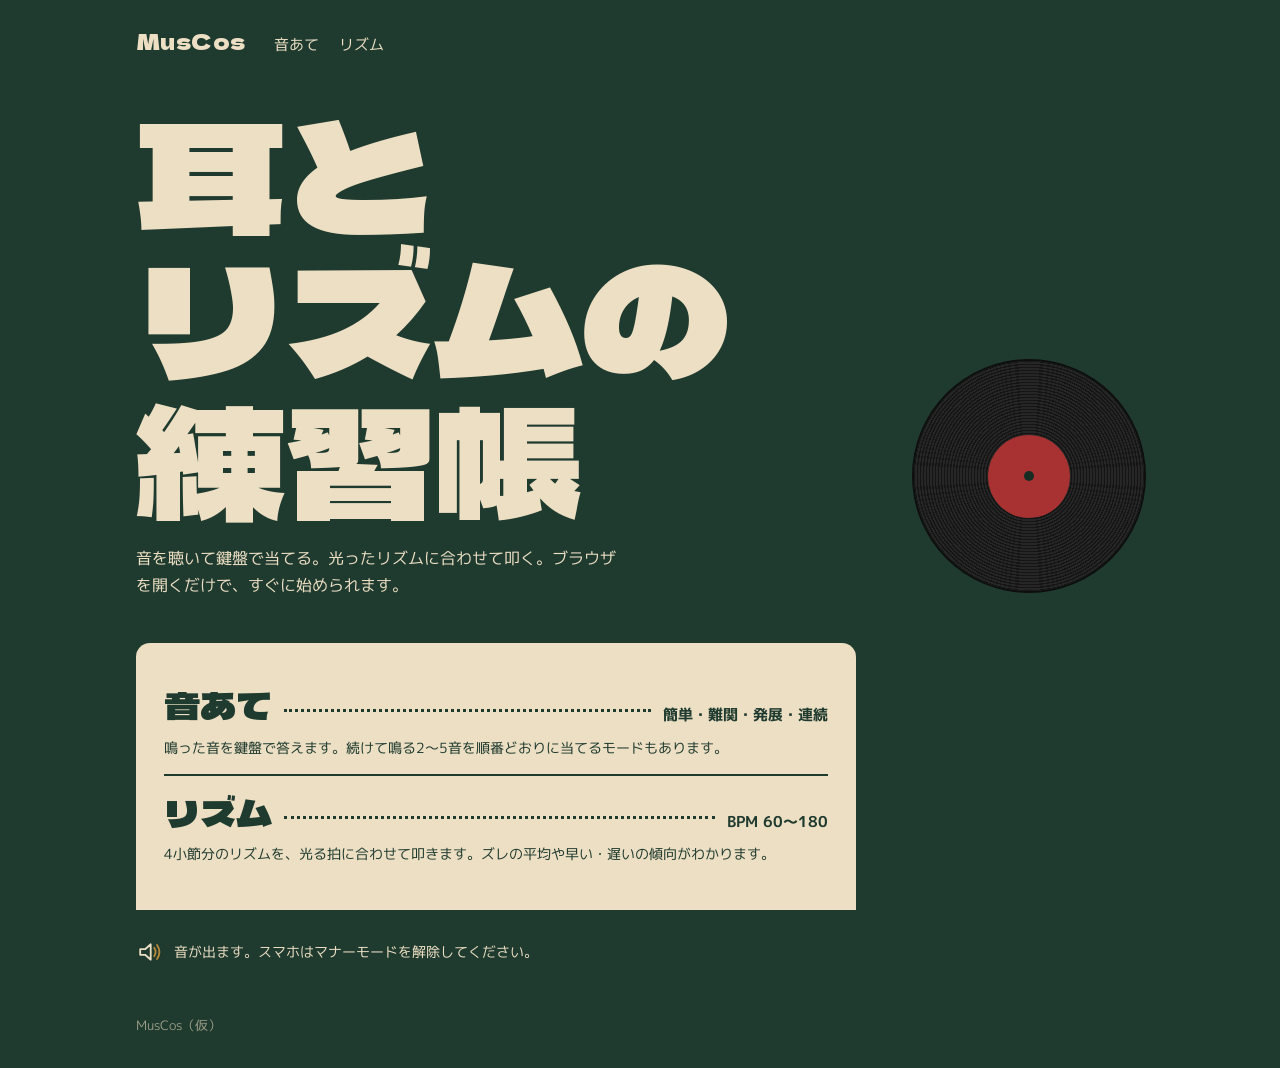
<file: index.html>
<!doctype html>
<html lang="ja">
<head>
<meta charset="utf-8">
<meta name="viewport" content="width=device-width, initial-scale=1">
<title>MusCos — 耳とリズムの練習</title>
<link rel="preconnect" href="https://fonts.googleapis.com">
<link rel="preconnect" href="https://fonts.gstatic.com" crossorigin>
<link href="https://fonts.googleapis.com/css2?family=Dela+Gothic+One&family=M+PLUS+1p:wght@400;700&display=swap" rel="stylesheet">
<link rel="stylesheet" href="css/style.css">
</head>
<body>
<div class="wrap" style="position:relative">
  <header class="site-head">
    <a class="brand" href="index.html">MusCos</a>
    <nav>
      <a href="quiz.html">音あて</a>
      <a href="rhythm.html">リズム</a>
    </nav>
  </header>

  <section class="hero">
    <div>
      <h1>耳と<br>リズムの<br>練習帳</h1>
      <p>音を聴いて鍵盤で当てる。光ったリズムに合わせて叩く。ブラウザを開くだけで、すぐに始められます。</p>
    </div>
    <div class="disc" aria-hidden="true"><i></i></div>
  </section>

  <section class="menu-board" aria-label="遊びを選ぶ">
    <div class="panel">
      <a class="menu-item" href="quiz.html">
        <span class="name">音あて</span>
        <span class="dots"></span>
        <span class="meta">簡単・難関・発展・連続</span>
        <span class="desc">鳴った音を鍵盤で答えます。続けて鳴る2〜5音を順番どおりに当てるモードもあります。</span>
      </a>
      <a class="menu-item" href="rhythm.html">
        <span class="name">リズム</span>
        <span class="dots"></span>
        <span class="meta">BPM 60〜180</span>
        <span class="desc">4小節分のリズムを、光る拍に合わせて叩きます。ズレの平均や早い・遅いの傾向がわかります。</span>
      </a>
    </div>
  </section>

  <p class="notice">
    <svg width="28" height="28" viewBox="0 0 40 40" aria-hidden="true"><path d="M6 16 H13 L21 9 V31 L13 24 H6 Z" fill="none" stroke="currentColor" stroke-width="2.6" stroke-linejoin="round"/><path d="M26 14 Q30 20 26 26 M30 10 Q37 20 30 30" fill="none" stroke="#b8893a" stroke-width="2.6" stroke-linecap="round"/></svg>
    音が出ます。スマホはマナーモードを解除してください。
  </p>

  <footer class="site-foot">MusCos（仮）</footer>
</div>
</body>
</html>
</file>
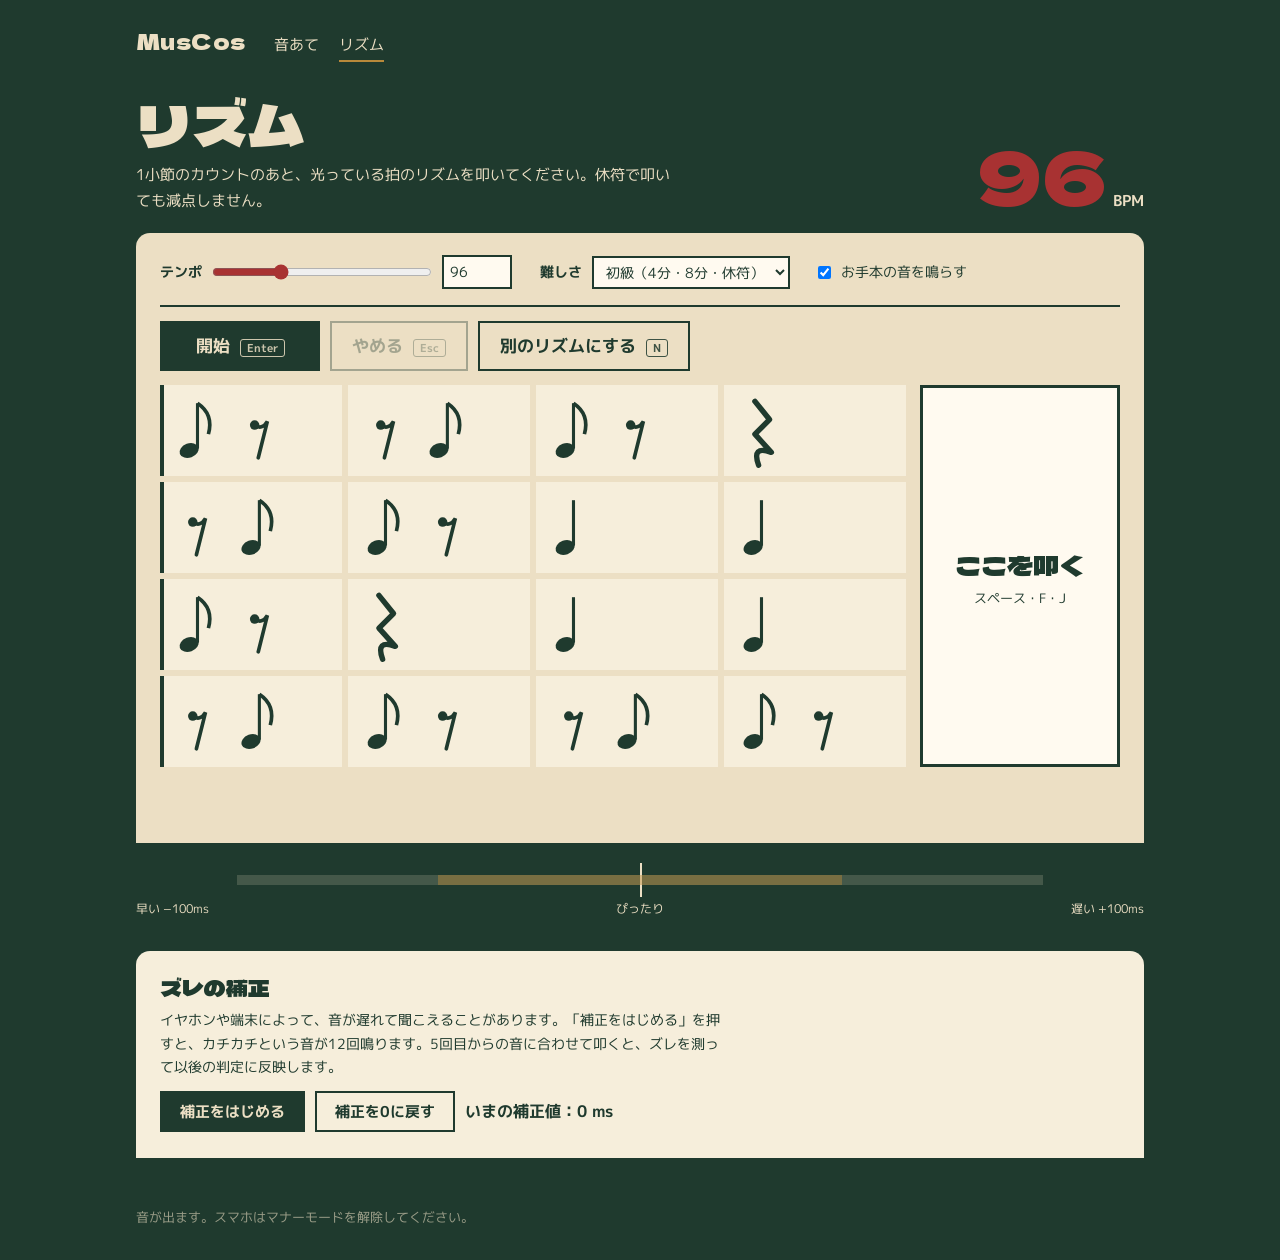
<file: rhythm.html>
<!doctype html>
<html lang="ja">
<head>
<meta charset="utf-8">
<meta name="viewport" content="width=device-width, initial-scale=1">
<title>リズム — MusCos</title>
<link rel="preconnect" href="https://fonts.googleapis.com">
<link rel="preconnect" href="https://fonts.gstatic.com" crossorigin>
<link href="https://fonts.googleapis.com/css2?family=Dela+Gothic+One&family=M+PLUS+1p:wght@400;700&display=swap" rel="stylesheet">
<link rel="stylesheet" href="css/style.css">
<script type="module" src="js/rhythm.js"></script>
</head>
<body>
<div class="wrap">
  <header class="site-head">
    <a class="brand" href="index.html">MusCos</a>
    <nav>
      <a href="quiz.html">音あて</a>
      <a href="rhythm.html" aria-current="page">リズム</a>
    </nav>
  </header>

  <div class="rhythm-top">
    <div>
      <h1 class="page-title">リズム</h1>
      <p class="page-lead">1小節のカウントのあと、光っている拍のリズムを叩いてください。休符で叩いても減点しません。</p>
    </div>
    <div class="bpm-box"><output id="bpmOut">96</output><span>BPM</span></div>
  </div>

  <section class="panel rhythm-panel">
    <details class="fold" id="settingsFold" open>
      <summary><span id="foldSummary"></span><span class="fold-open">設定を変える</span></summary>
      <div class="rhythm-controls">
        <div class="field">
          <label for="bpm">テンポ</label>
          <input type="range" id="bpm" min="60" max="180" step="1" value="96">
          <input type="number" id="bpmNum" min="60" max="180" value="96" aria-label="BPMを数字で入力">
        </div>
        <div class="field">
          <label for="level">難しさ</label>
          <select id="level"></select>
        </div>
        <label class="field"><input type="checkbox" id="model"> お手本の音を鳴らす</label>
      </div>
    </details>

    <div class="play">
      <div class="grid-wrap">
        <div class="rgrid" id="grid"></div>
        <div class="cursor" id="cursor"></div>
        <div class="countin" id="countin" aria-live="assertive"></div>
      </div>
      <div class="judge" id="judge" aria-live="polite"></div>
      <div class="dock" id="dock">
        <div class="band">
          <button type="button" class="btn primary" id="startBtn">開始<kbd>Enter</kbd></button>
          <button type="button" class="btn" id="stopBtn" disabled>やめる<kbd>Esc</kbd></button>
          <button type="button" class="btn" id="newBtn">別のリズムにする<kbd>N</kbd></button>
        </div>
        <button type="button" class="tap-pad" id="pad">ここを叩く<small>スペース・F・J</small></button>
      </div>
    </div>
  </section>

  <section class="results" id="results" hidden>
    <div class="panel">
      <h2>結果</h2>
      <p class="big" id="accuracy"></p>
      <table>
        <tr><th>ぴったり（Perfect）</th><td id="rPerfect"></td></tr>
        <tr><th>おしい（Good）</th><td id="rGood"></td></tr>
        <tr><th>ミス</th><td id="rMiss"></td></tr>
        <tr><th>ズレの平均</th><td id="rMean"></td></tr>
      </table>
      <p id="tendency" style="margin-top:8px"></p>
      <p class="sub" id="best"></p>
    </div>
  </section>

  <div style="margin-top:20px">
    <div class="meter" id="meter" aria-hidden="true"></div>
    <div class="meter-scale"><span>早い −100ms</span><span>ぴったり</span><span>遅い +100ms</span></div>
  </div>

  <section class="calib">
    <div class="panel">
      <h2>ズレの補正</h2>
      <p>イヤホンや端末によって、音が遅れて聞こえることがあります。「補正をはじめる」を押すと、カチカチという音が12回鳴ります。5回目からの音に合わせて叩くと、ズレを測って以後の判定に反映します。</p>
      <div class="btn-row" style="margin-top:12px">
        <button type="button" class="btn primary" id="calibBtn">補正をはじめる</button>
        <button type="button" class="btn" id="calibReset">補正を0に戻す</button>
        <span id="calibValue" style="font-weight:700"></span>
      </div>
    </div>
  </section>

  <footer class="site-foot">音が出ます。スマホはマナーモードを解除してください。</footer>
</div>
</body>
</html>
</file>
<file: css/style.css>
/* MusCos — デザイン案B「レコード喫茶」 */
:root {
  --green: #1f3a2e;
  --green-deep: #172d23;
  --cream: #ecdfc4;
  --cream-light: #f6eedb;
  --paper: #fffaf0;
  --brass: #b8893a;
  --red: #a83232;
  --ink: #1f3a2e;
  --font-head: "Dela Gothic One", "M PLUS 1p", sans-serif;
  --font-body: "M PLUS 1p", sans-serif;
}

* { box-sizing: border-box; margin: 0; padding: 0; }
html { -webkit-text-size-adjust: 100%; }
body {
  background: var(--green);
  color: var(--cream);
  font-family: var(--font-body);
  font-size: 16px;
  line-height: 1.7;
  min-height: 100vh;
}
a { color: inherit; }
button, select, input { font: inherit; color: inherit; }
button { cursor: pointer; }
:focus-visible { outline: 3px solid var(--brass); outline-offset: 2px; }

.wrap { max-width: 1040px; margin: 0 auto; padding: 0 16px; }

/* ---------- ヘッダー ---------- */
.site-head { display: flex; align-items: baseline; gap: 28px; padding: 22px 0 10px; flex-wrap: wrap; }
.site-head .brand { font-family: var(--font-head); font-size: 22px; text-decoration: none; letter-spacing: .02em; }
.site-head nav { display: flex; gap: 20px; font-size: 15px; }
.site-head nav a { text-decoration: none; padding-bottom: 2px; border-bottom: 2px solid transparent; }
.site-head nav a[aria-current="page"] { border-color: var(--brass); }
.site-foot { padding: 48px 0 32px; font-size: 13px; opacity: .6; }

/* ---------- 見出し ---------- */
.page-title { font-family: var(--font-head); font-weight: 400; font-size: clamp(36px, 6vw, 56px); line-height: 1.05; margin-top: 14px; }
.page-lead { max-width: 36em; margin-top: 10px; font-size: 15px; }

/* ---------- パネル（クリーム色のメニュー板） ---------- */
.panel {
  background: var(--cream);
  color: var(--ink);
  border-radius: 14px 14px 0 0;
  padding: 22px 24px 26px;
  position: relative;
}
.panel h2 { font-family: var(--font-head); font-weight: 400; font-size: 22px; line-height: 1.3; }
.panel .sub { font-size: 14px; margin-top: 2px; }

/* ---------- ボタン ---------- */
.btn {
  border: 2px solid var(--ink);
  background: transparent;
  padding: 8px 18px;
  font-weight: 700;
  font-size: 15px;
  line-height: 1.4;
}
.btn:disabled { opacity: .35; cursor: default; }
.btn.primary { background: var(--ink); color: var(--cream); }
.btn.primary:not(:disabled):hover { background: var(--green-deep); }
.btn.accent { background: var(--brass); border-color: var(--brass); color: var(--green-deep); }
.btn-row { display: flex; gap: 10px; flex-wrap: wrap; align-items: center; }

/* 選択式のボタン列（モード・難易度） */
.choice { display: flex; flex-wrap: wrap; gap: 0; border: 2px solid var(--ink); width: fit-content; }
.choice button { border: 0; background: transparent; padding: 7px 16px; font-weight: 700; font-size: 15px; }
.choice button + button { border-left: 2px solid var(--ink); }
.choice button[aria-pressed="true"] { background: var(--ink); color: var(--cream); }

.field { display: flex; align-items: center; gap: 10px; flex-wrap: wrap; font-size: 14px; }
.field label { font-weight: 700; }
.field select { border: 2px solid var(--ink); background: var(--paper); padding: 4px 8px; }

/* ---------- レコード盤 ---------- */
.disc {
  border-radius: 50%;
  background: repeating-radial-gradient(circle, #151515 0 1.4px, #262626 1.4px 3px);
  display: grid; place-items: center;
  box-shadow: 0 0 0 2px #0e0e0e;
}
.disc i { display: block; width: 36%; height: 36%; border-radius: 50%; background: var(--red); position: relative; }
.disc i::after { content: ""; position: absolute; inset: 44%; border-radius: 50%; background: var(--green-deep); }
.disc.spin { animation: spin 1.6s linear infinite; }
@keyframes spin { to { transform: rotate(360deg); } }

/* ---------- トップ ---------- */
.hero { display: grid; grid-template-columns: 1fr auto; gap: 24px; align-items: end; margin-top: 28px; }
.hero h1 { font-family: var(--font-head); font-weight: 400; font-size: clamp(64px, 15vw, 150px); line-height: .95; letter-spacing: -.01em; }
.hero p { margin-top: 18px; max-width: 30em; }
.hero .disc { width: clamp(120px, 24vw, 230px); aspect-ratio: 1; margin-bottom: 8px; }
.menu-board { margin-top: 44px; max-width: 720px; }
.menu-board .panel { padding: 26px 28px 30px; }
.menu-item { display: grid; grid-template-columns: auto 1fr auto; gap: 12px; align-items: baseline; text-decoration: none; padding: 14px 0; }
.menu-item + .menu-item { border-top: 2px solid var(--ink); }
.menu-item .name { font-family: var(--font-head); font-size: clamp(26px, 5vw, 36px); line-height: 1.2; }
.menu-item .dots { border-bottom: 3px dotted var(--ink); transform: translateY(-8px); }
.menu-item .meta { font-weight: 700; font-size: 15px; }
.menu-item .desc { grid-column: 1 / -1; font-size: 14px; margin-top: -4px; }
.menu-item:hover .name { color: var(--red); }
.notice { margin-top: 28px; font-size: 14px; display: flex; gap: 10px; align-items: center; }
.notice svg { flex: none; }

/* キー操作の表示（スマホでは出さない） */
kbd { font-family: var(--font-body); font-size: 11px; font-weight: 700; border: 1.5px solid currentColor; border-radius: 3px; padding: 0 6px; margin-left: 10px; opacity: .85; line-height: 1.6; }

/* 設定のたたみ（スマホだけ。PC では見出しを隠して常に開く） */
.fold > summary { display: flex; justify-content: space-between; align-items: center; gap: 8px; padding: 9px 12px; border: 2px solid currentColor; font-size: 14px; font-weight: 700; cursor: pointer; list-style: none; }
.fold > summary::-webkit-details-marker { display: none; }
.fold > summary .fold-open { color: var(--brass); }
.fold[open] > summary { margin-bottom: 14px; }

/* ---------- クイズ ---------- */
.quiz-layout { display: grid; grid-template-columns: 300px 1fr; gap: 28px; margin-top: 22px; align-items: start; }
.settings { display: grid; gap: 16px; font-size: 14px; }
.set-inline { display: flex; gap: 14px; align-items: center; flex-wrap: wrap; }
.set-notes { gap: 2px; margin-top: 12px; }
.settings h3 { font-size: 13px; font-weight: 700; color: var(--brass); margin-bottom: 6px; }
.settings .choice { border-color: var(--cream); }
.settings .choice button { color: var(--cream); }
.settings .choice button + button { border-color: var(--cream); }
.settings .choice button[aria-pressed="true"] { background: var(--cream); color: var(--ink); }
.settings select { border: 2px solid var(--cream); background: var(--green); color: var(--cream); padding: 4px 8px; }
.settings .check { display: flex; gap: 8px; align-items: center; }
.settings .check input { accent-color: var(--brass); width: 18px; height: 18px; }
.mode-note { font-size: 13px; opacity: .85; }

.quiz-panel { margin-top: 12px; }
.quiz-panel .disc { position: absolute; right: 22px; top: -26px; width: 84px; aspect-ratio: 1; }
.quiz-panel .status { min-height: 1.7em; font-size: 14px; margin: 4px 0 16px; }

/* 開始ボタン：影の付いた「押せる板」 */
.big-start {
  display: flex; align-items: center; gap: 14px; width: 100%; height: 72px; padding: 0 22px;
  background: var(--brass); border: 3px solid var(--ink); color: var(--green-deep);
  font-family: var(--font-head); font-size: 28px; line-height: 1; white-space: nowrap;
  box-shadow: 0 5px 0 var(--ink); transition: transform .08s, box-shadow .08s;
}
.big-start:not(:disabled):active { transform: translateY(4px); box-shadow: 0 1px 0 var(--ink); }
.big-start:disabled { opacity: .45; cursor: default; }
.big-start[hidden] { display: none; }
.big-start svg { width: 26px; height: 26px; flex: none; }
.big-start kbd { margin-left: auto; font-size: 12px; }
.big-start.ghost { background: var(--paper); font-size: 22px; }
.big-pair { display: grid; grid-template-columns: 1fr 1.3fr; gap: 12px; }
.big-pair[hidden] { display: none; }

/* 鍵盤：画面の下に固定 */
.tray { position: fixed; left: 0; right: 0; bottom: 0; z-index: 10; background: var(--green-deep); border-top: 4px solid var(--brass); padding: 14px 16px 16px; }
.tray-inner { max-width: 1008px; margin: 0 auto; }
.tray .piano, .tray .piano.wide { margin-top: 0; height: 210px; }
.tray .octaves { margin: 0 0 10px; color: var(--cream); }
.tray .octaves button { color: var(--ink); }
.result-line { display: flex; align-items: center; gap: 16px; min-height: 48px; margin-top: 10px; flex-wrap: wrap; }
.verdict { font-family: var(--font-head); font-size: 34px; line-height: 1; }
.verdict.ok { color: var(--ink); }
.verdict.ng { color: var(--red); }
.slots { display: flex; gap: 6px; flex-wrap: wrap; }
.slot { min-width: 54px; padding: 4px 8px; border: 2px dashed var(--ink); text-align: center; font-weight: 700; font-size: 14px; background: var(--paper); }
.slot.ok { border-style: solid; background: var(--brass); }
.slot.ng { border-style: solid; border-color: var(--red); color: var(--red); }
.slot small { display: block; font-weight: 400; font-size: 11px; }

.stats { display: flex; gap: 24px; margin-top: 18px; font-size: 13px; flex-wrap: wrap; }
.stats b { font-family: var(--font-head); font-weight: 400; font-size: 26px; color: var(--red); margin-right: 4px; }

/* ---------- 鍵盤 ---------- */
.piano { position: relative; height: 180px; margin-top: 18px; user-select: none; -webkit-user-select: none; touch-action: manipulation; }
.piano.wide { height: 150px; }
.key { position: absolute; top: 0; border: 0; padding: 0; display: flex; align-items: flex-end; justify-content: center; font-size: 12px; font-weight: 700; }
.key.white { height: 100%; background: var(--paper); border: 1.5px solid var(--ink); border-radius: 0 0 6px 6px; padding-bottom: 8px; color: var(--ink); }
.key.black { height: 60%; background: var(--ink); color: var(--cream); border-radius: 0 0 4px 4px; z-index: 2; padding-bottom: 6px; font-size: 10px; }
.key.black.disabled { background: #3a4a42; cursor: default; }
.key.white:active { background: var(--cream-light); }
.key.ok { background: var(--brass) !important; color: var(--green-deep); }
.key.ng { background: var(--red) !important; color: var(--paper); }
.key.ans { box-shadow: inset 0 0 0 4px var(--brass); }
.key.sel { background: #e8d29c !important; }
.piano.wide .key.white { font-size: 10px; padding-bottom: 6px; }
.piano.wide .key span { writing-mode: horizontal-tb; }

.octaves { display: flex; gap: 8px; margin-top: 12px; align-items: center; flex-wrap: wrap; }
.octaves[hidden] { display: none; }
.octaves span { font-size: 14px; font-weight: 700; margin-right: 4px; }
.octaves button { width: 52px; height: 44px; border: 2px solid var(--ink); background: var(--paper); font-family: var(--font-head); font-size: 20px; }
.octaves button:disabled { opacity: .35; }

/* ---------- リズム ---------- */
.rhythm-top { display: grid; grid-template-columns: 1fr auto; gap: 24px; align-items: end; margin-top: 8px; }
.bpm-box { display: flex; align-items: baseline; gap: 6px; }
.bpm-box output { font-family: var(--font-head); font-size: clamp(48px, 9vw, 76px); line-height: 1; color: var(--red); }
.bpm-box span { font-size: 15px; font-weight: 700; }
.rhythm-controls { display: flex; gap: 18px 28px; flex-wrap: wrap; align-items: center; margin-top: 18px; }
.rhythm-controls input[type="range"] { width: 220px; accent-color: var(--red); }
.rhythm-controls input[type="number"] { width: 70px; border: 2px solid var(--ink); background: var(--paper); padding: 3px 6px; }

/* 音符（左）と叩くボタン（右）。スマホでは .dock を画面下に固定する */
.rhythm-panel { margin-top: 20px; }
.rhythm-panel .rhythm-controls { margin-top: 0; }
.play { display: grid; grid-template-columns: minmax(0, 1fr) 200px; grid-template-areas: "band band" "grid pad" "judge judge"; column-gap: 14px; margin-top: 16px; }
.dock { display: contents; }
.band { grid-area: band; display: flex; gap: 10px; flex-wrap: wrap; align-items: center; padding-top: 14px; margin-bottom: 14px; border-top: 2px solid var(--ink); }
.band .btn { padding: 11px 20px; font-size: 17px; }
.band .btn.primary { min-width: 160px; }
.play .grid-wrap { grid-area: grid; margin-top: 0; }
.play .tap-pad { grid-area: pad; margin: 0; height: auto; }
.play .judge { grid-area: judge; }

.grid-wrap { position: relative; margin-top: 18px; }
.rgrid { display: grid; grid-template-columns: repeat(4, 1fr); gap: 6px; }
.rgrid .cell { background: var(--cream-light); aspect-ratio: 2 / 1; position: relative; color: var(--ink); }
.rgrid .cell svg { width: 100%; height: 100%; display: block; overflow: visible; }
.rgrid .cell:nth-child(4n+1) { box-shadow: inset 4px 0 0 var(--ink); }
.rgrid .cell.now { background: var(--brass); }
/* 叩いたときのエフェクト（輪・矢印）と音符の弾み */
.rgrid .note, .rgrid .fx { transform-box: fill-box; transform-origin: center; }
.rgrid .fx { pointer-events: none; }
.rgrid .note.perfect { color: #6b4d12; }
.rgrid .note.good { color: #5f7a6b; }
.rgrid .note.miss { color: var(--red); opacity: .5; }
.cursor { position: absolute; top: 0; bottom: 0; width: 3px; background: var(--red); pointer-events: none; display: none; }
.countin { position: absolute; inset: 0; display: grid; place-items: center; font-family: var(--font-head); font-size: 96px; color: var(--red); pointer-events: none; text-shadow: 0 2px 0 var(--cream); }

.tap-pad {
  margin-top: 18px; width: 100%; height: 110px;
  border: 3px solid var(--ink); background: var(--paper);
  font-family: var(--font-head); font-size: 26px; color: var(--ink);
  touch-action: manipulation; user-select: none; -webkit-user-select: none;
}
.tap-pad.hit { background: var(--brass); }
.tap-pad small { display: block; font-family: var(--font-body); font-size: 13px; font-weight: 400; }

.meter { position: relative; height: 34px; margin-top: 16px; background: var(--green); }
.meter::before { content: ""; position: absolute; left: 50%; top: 0; bottom: 0; width: 2px; background: var(--cream); }
.meter .zone { position: absolute; top: 12px; height: 10px; background: rgba(184, 137, 58, .35); }
.meter .tick { position: absolute; top: 4px; bottom: 4px; width: 3px; transform: translateX(-1px); }
.meter-scale { display: flex; justify-content: space-between; font-size: 12px; margin-top: 2px; }

.judge { font-family: var(--font-head); font-size: 26px; min-height: 40px; margin-top: 10px; }
.judge.perfect { color: #6b4d12; }
.judge.good { color: #3d5a4b; }
.judge.miss { color: var(--red); }

.results { margin-top: 24px; }
.results table { border-collapse: collapse; margin-top: 10px; font-size: 15px; }
.results th { text-align: left; font-weight: 400; padding: 4px 24px 4px 0; }
.results td { font-family: var(--font-head); font-size: 22px; padding: 4px 0; }
.results .big { font-family: var(--font-head); font-size: 56px; color: var(--red); line-height: 1; }

.calib { margin-top: 32px; }
.calib .panel { background: var(--cream-light); }
.calib p { font-size: 14px; margin-top: 6px; max-width: 40em; }

/* ---------- スマホ ---------- */
@media (min-width: 761px) {
  .fold > summary { display: none; }
}
@media (max-height: 720px) and (min-width: 761px) {
  .tray .piano, .tray .piano.wide { height: 160px; }
}

@media (max-width: 760px) {
  kbd, .key-help, .tap-pad small { display: none; }
  .big-start { height: 58px; font-size: 22px; padding: 0 14px; gap: 10px; }
  .big-start.ghost { font-size: 18px; }
  .tray { padding: 10px 8px 12px; }
  .tray .piano, .tray .piano.wide { height: 170px; }
  .play { display: block; }
  .dock { display: block; position: fixed; left: 0; right: 0; bottom: 0; z-index: 10; background: var(--green-deep); border-top: 3px solid var(--brass); padding: 10px 12px 12px; }
  .band { border: 0; padding: 0; margin-bottom: 10px; flex-wrap: nowrap; }
  .band .btn { flex: 1; min-width: 0; padding: 9px 8px; font-size: 15px; border-color: var(--cream); color: var(--cream); }
  .band .btn.primary { flex: 1.3; min-width: 0; background: var(--brass); border-color: var(--brass); color: var(--green-deep); }
  .band #startBtn:disabled, .band #stopBtn:disabled { display: none; }
  .play .tap-pad { height: 120px; }
  .quiz-layout { grid-template-columns: 1fr; gap: 0; }
  .quiz-panel { margin-top: 30px; }
  .hero { grid-template-columns: 1fr; }
  .hero .disc { position: absolute; right: 16px; top: 70px; width: 90px; opacity: .9; }
  .rhythm-top { grid-template-columns: 1fr; }
  .panel { padding: 18px 16px 22px; }
  .quiz-panel .disc { width: 64px; top: -20px; right: 14px; }
  .countin { font-size: 64px; }
  .rgrid { gap: 3px; }
  .menu-item { grid-template-columns: auto 1fr; }
  .menu-item .dots { display: none; }
  .menu-item .meta { justify-self: end; }
}

@media (prefers-reduced-motion: reduce) {
  .disc.spin { animation: none; }
}
</file>
